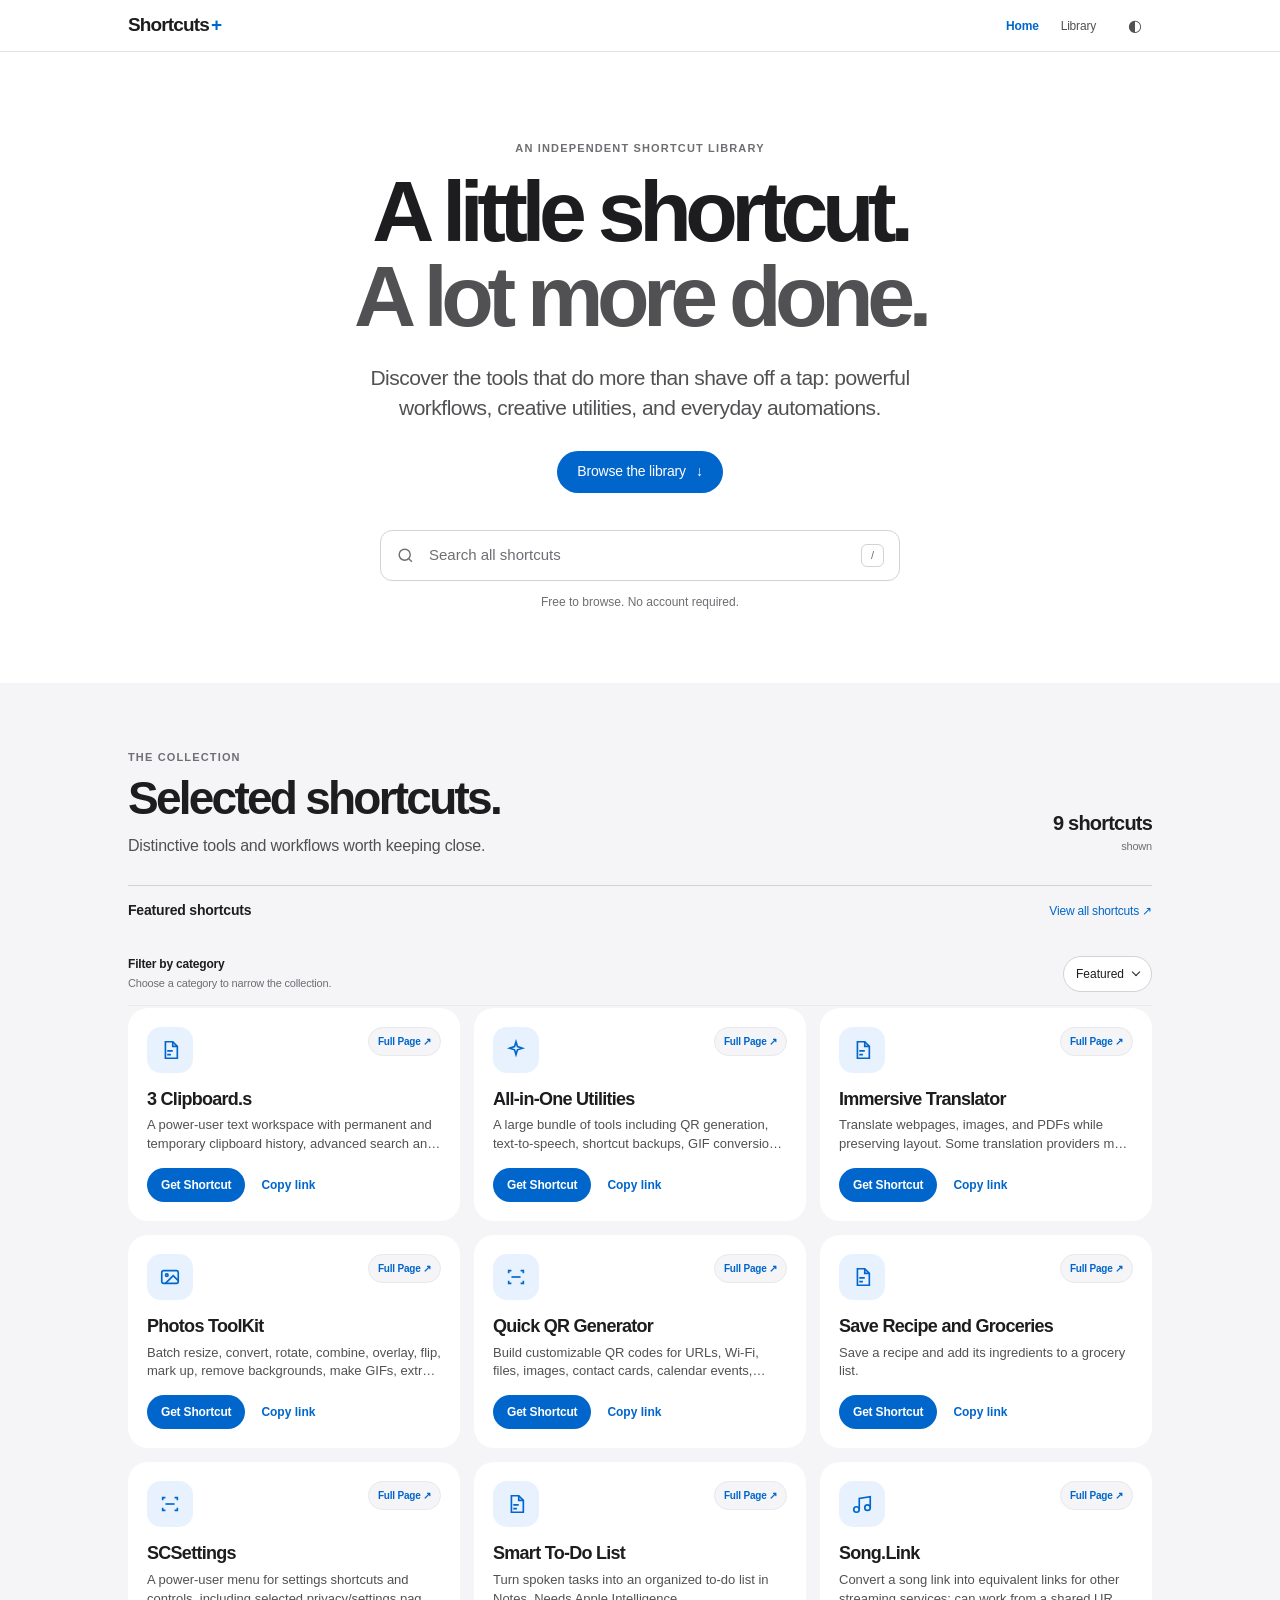
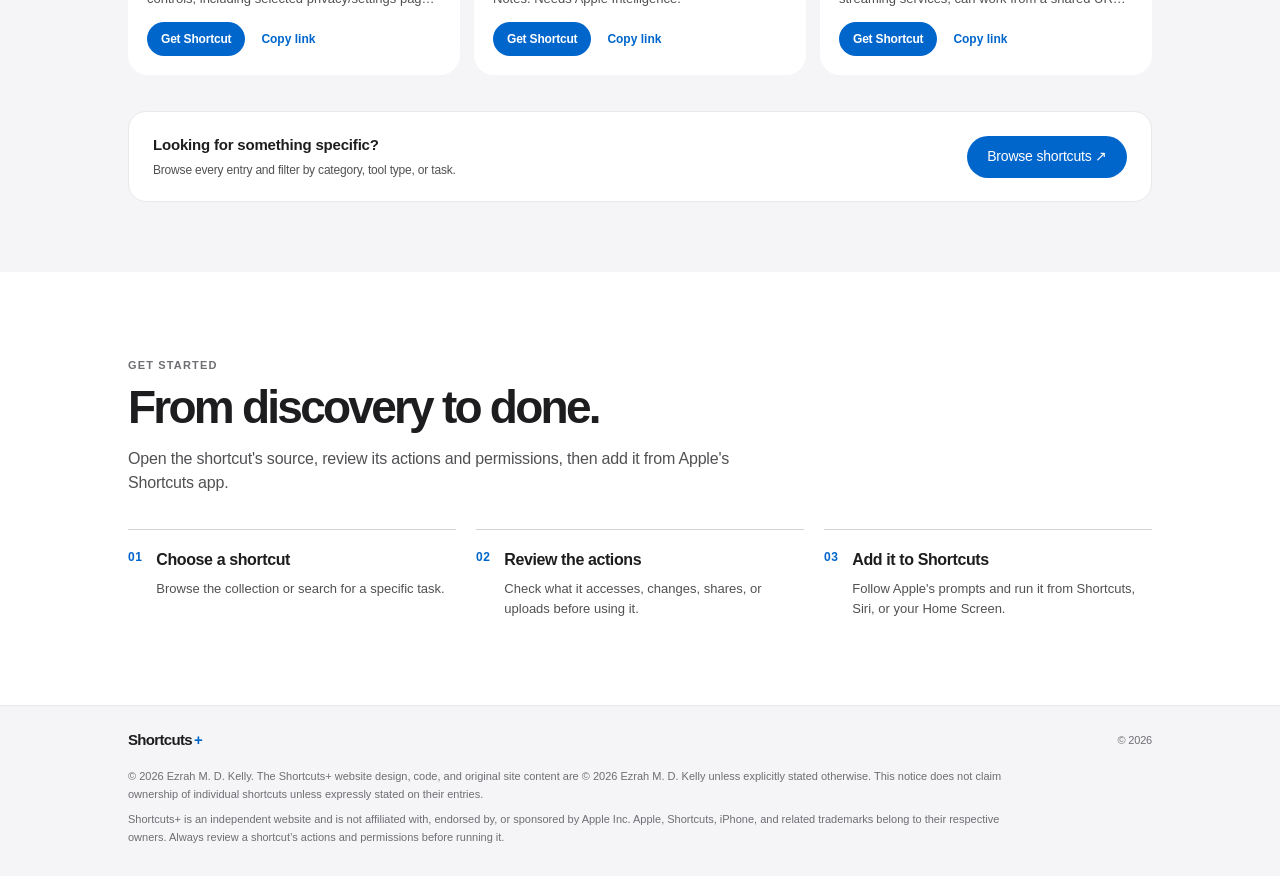
<file: index.html>
<!doctype html>
<html lang="en">
<head>
<meta charset="UTF-8">
<meta name="viewport" content="width=device-width,initial-scale=1,viewport-fit=cover">
<title>Shortcuts+ — Useful Apple Shortcuts & Automation</title>
<meta name="description" content="Discover useful Apple Shortcuts for powerful automations, creative workflows, and everyday utilities. Browse an independent, searchable library curated by Shortcuts+.">
<meta name="author" content="Ezrah M. D. Kelly">
<meta name="robots" content="index,follow,max-image-preview:large,max-snippet:-1,max-video-preview:-1">
<meta name="googlebot" content="index,follow,max-image-preview:large,max-snippet:-1,max-video-preview:-1">
<meta name="theme-color" content="#ffffff">
<meta name="color-scheme" content="light dark">
<link rel="canonical" href="https://shortcuts.plus/">
<link rel="icon" type="image/png" sizes="512x512" href="/favicon.png">
<link rel="apple-touch-icon" href="/favicon.png">
<meta property="og:type" content="website">
<meta property="og:locale" content="en_US">
<meta property="og:site_name" content="Shortcuts+">
<meta property="og:url" content="https://shortcuts.plus/">
<meta property="og:title" content="Shortcuts+ — Useful Apple Shortcuts & Automation">
<meta property="og:description" content="Discover useful Apple Shortcuts for powerful automations, creative workflows, and everyday utilities. Browse an independent, searchable library curated by Shortcuts+.">
<meta name="twitter:card" content="summary">
<meta name="twitter:title" content="Shortcuts+ — Useful Apple Shortcuts & Automation">
<meta name="twitter:description" content="Discover useful Apple Shortcuts for powerful automations, creative workflows, and everyday utilities. Browse an independent, searchable library curated by Shortcuts+.">
<script type="application/ld+json">
{
  "@context": "https://schema.org",
  "@graph": [
    {
      "@type": "Organization",
      "@id": "https://shortcuts.plus/#organization",
      "name": "Shortcuts+",
      "url": "https://shortcuts.plus/",
      "logo": {
        "@type": "ImageObject",
        "url": "https://shortcuts.plus/favicon.png",
        "contentUrl": "https://shortcuts.plus/favicon.png",
        "width": 512,
        "height": 512
      }
    },
    {
      "@type": "WebSite",
      "@id": "https://shortcuts.plus/#website",
      "url": "https://shortcuts.plus/",
      "name": "Shortcuts+",
      "description": "An independent library of useful Apple Shortcuts, automations, creative tools, and everyday utilities.",
      "inLanguage": "en-US",
      "publisher": {"@id": "https://shortcuts.plus/#organization"}
    },
    {
      "@type": "WebPage",
      "@id": "https://shortcuts.plus/#webpage",
      "url": "https://shortcuts.plus/",
      "name": "Shortcuts+ — Useful Apple Shortcuts & Automation",
      "description": "Discover useful Apple Shortcuts for powerful automations, creative workflows, and everyday utilities.",
      "isPartOf": {
        "@id": "https://shortcuts.plus/#website"
      },
      "inLanguage": "en-US"
    }
  ]
}
</script>
<script>try{document.documentElement.dataset.theme=localStorage.getItem("sp-theme")||"light"}catch(e){document.documentElement.dataset.theme="light"}</script>
<link rel="stylesheet" href="/assets/css/styles.css?v=20261013-5">
<script src="/assets/js/app.js?v=20261013-5" defer></script>
<script src="/assets/js/home.js?v=20261013-5" defer></script>
</head>
<body data-page="home">
<header class="nav-shell"><div class="wrap nav"><a class="logo" href="/" aria-label="Shortcuts+ home">Shortcuts<span class="logo-plus">+</span></a><button class="icon-btn menu-btn" id="menu-btn" type="button" aria-label="Open menu" aria-expanded="false"><span class="menu-lines" aria-hidden="true"></span></button><nav class="nav-links" id="nav-links" aria-label="Page navigation"><a class="nav-link active" href="/" aria-current="page">Home</a><a class="nav-link" href="/library.html">Library</a><button class="icon-btn theme-btn" id="theme-btn" type="button" aria-label="Switch to dark mode" title="Dark mode"></button></nav></div></header>
<main>
<section class="hero wrap" aria-labelledby="hero-title"><div class="hero-copy"><p class="eyebrow">AN INDEPENDENT SHORTCUT LIBRARY</p><h1 id="hero-title">A little shortcut.<br><span>A lot more done.</span></h1><p class="hero-description">Discover the tools that do more than shave off a tap: powerful workflows, creative utilities, and everyday automations.</p><div class="hero-actions"><a class="button button-blue" href="#library">Browse the library <span aria-hidden="true">↓</span></a></div><label class="search" aria-label="Search shortcuts"><svg width="19" height="19" viewBox="0 0 24 24" fill="none" stroke="currentColor" stroke-width="1.8" aria-hidden="true"><circle cx="11" cy="11" r="7"></circle><path d="m20 20-3.5-3.5"></path></svg><input id="search" type="search" placeholder="Search all shortcuts" autocomplete="off" spellcheck="false" aria-label="Search all shortcuts"><span class="kbd" aria-hidden="true">/</span></label><p class="hero-footnote">Free to browse. No account required.</p></div></section>
<section class="library-wrap" id="library"><div class="wrap library-inner"><div class="library-heading"><div><p class="eyebrow">THE COLLECTION</p><h2 id="results-heading">Selected shortcuts.</h2><p id="results-subtitle">Distinctive tools and workflows worth keeping close.</p></div><div class="library-count"><span id="count">Loading…</span><span>shown</span></div></div><div class="toolbar"><span class="toolbar-title">Featured shortcuts</span><a class="toolbar-link" href="/library.html">View all shortcuts ↗</a></div><div class="category-filter-row"><div class="category-filter-copy"><strong>Filter by category</strong><span>Choose a category to narrow the collection.</span></div><div class="section-picker" id="section-picker"><button class="section-picker-button" id="section-picker-button" type="button" aria-haspopup="listbox" aria-expanded="false"><span id="section-picker-label">Featured</span><span class="section-picker-chevron" aria-hidden="true"></span></button><div class="section-picker-menu" id="section-picker-menu" role="listbox" aria-label="Filter shortcut categories"></div></div></div><div id="app"><div class="empty"><strong>Loading shortcuts…</strong><span>Your collection is on its way.</span></div></div><div class="library-cta"><div><strong>Looking for something specific?</strong><span>Browse every entry and filter by category, tool type, or task.</span></div><a class="button button-blue" href="/library.html">Browse shortcuts ↗</a></div></div></section>
<section class="howto wrap" id="howto"><div class="howto-heading"><div><p class="eyebrow">GET STARTED</p><h2>From discovery to done.</h2><p>Open the shortcut's source, review its actions and permissions, then add it from Apple's Shortcuts app.</p></div></div><div class="steps"><article class="step"><span class="step-number">01</span><div><h3>Choose a shortcut</h3><p>Browse the collection or search for a specific task.</p></div></article><article class="step"><span class="step-number">02</span><div><h3>Review the actions</h3><p>Check what it accesses, changes, shares, or uploads before using it.</p></div></article><article class="step"><span class="step-number">03</span><div><h3>Add it to Shortcuts</h3><p>Follow Apple's prompts and run it from Shortcuts, Siri, or your Home Screen.</p></div></article></div></section>
</main>
<footer class="site-footer"><div class="wrap footer-inner"><div class="footer-top"><a class="footer-brand" href="/">Shortcuts<span>+</span></a><span class="footer-year">© 2026</span></div><p class="footer-copy">© 2026 Ezrah M. D. Kelly. The Shortcuts+ website design, code, and original site content are © 2026 Ezrah M. D. Kelly unless explicitly stated otherwise. This notice does not claim ownership of individual shortcuts unless expressly stated on their entries.</p><p class="footer-disclaimer">Shortcuts+ is an independent website and is not affiliated with, endorsed by, or sponsored by Apple Inc. Apple, Shortcuts, iPhone, and related trademarks belong to their respective owners. Always review a shortcut’s actions and permissions before running it.</p></div></footer><div class="toast" id="toast" role="status" aria-live="polite"></div></body></html>
</file>
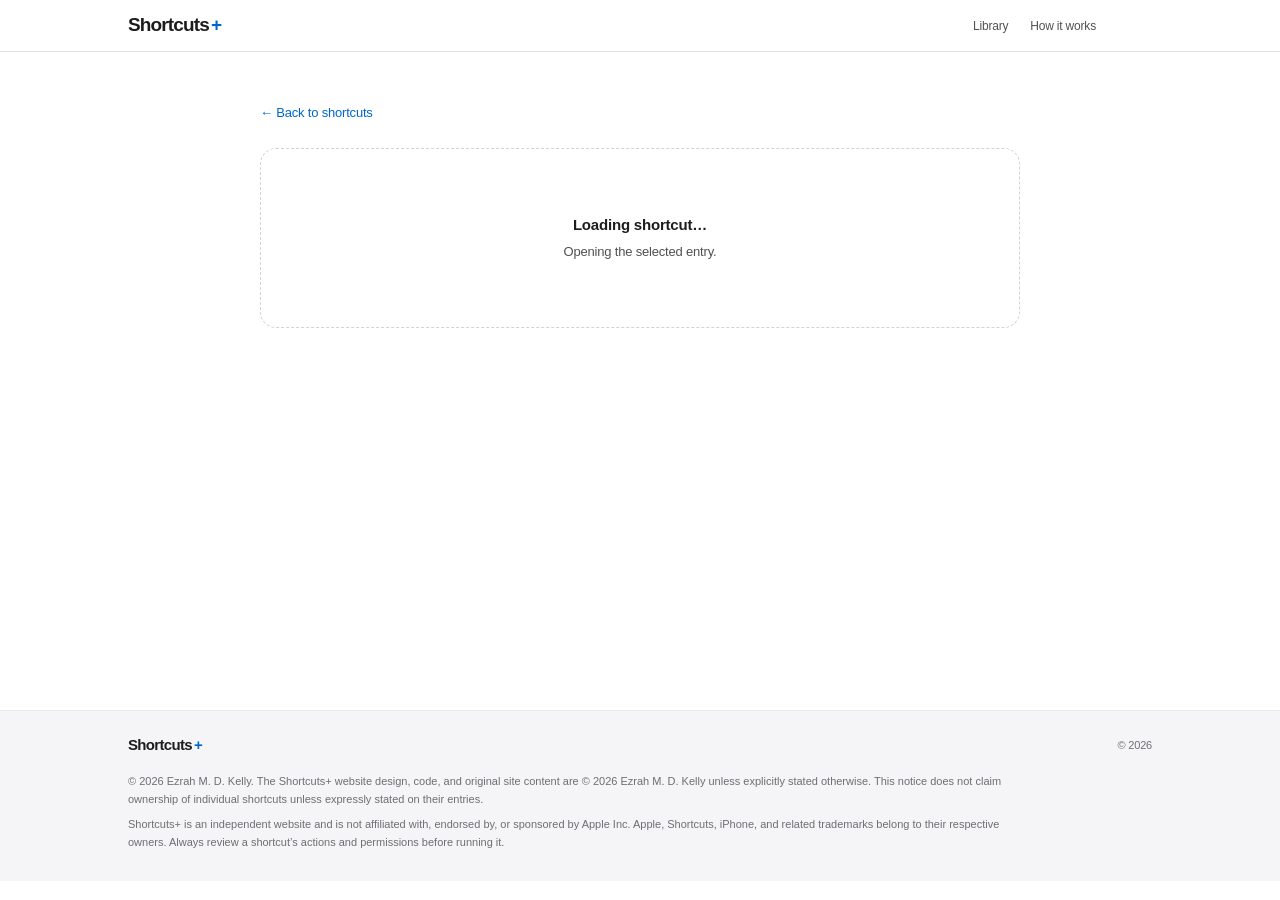
<file: full.html>
<!doctype html>
<html lang="en">
<head>
<meta charset="UTF-8">
<meta name="viewport" content="width=device-width,initial-scale=1,viewport-fit=cover">
<title>Shortcut details — Shortcuts+</title>
<meta name="description" content="View a shortcut from the Shortcuts+ library, read its description, and open or copy its shortcut link.">
<meta name="author" content="Ezrah M. D. Kelly">
<meta name="robots" content="index,follow,max-image-preview:large,max-snippet:-1,max-video-preview:-1">
<meta name="googlebot" content="index,follow,max-image-preview:large,max-snippet:-1,max-video-preview:-1">
<meta name="theme-color" content="#ffffff">
<meta name="color-scheme" content="light dark">
<link rel="icon" type="image/png" sizes="512x512" href="/favicon.png">
<link rel="apple-touch-icon" href="/favicon.png">
<meta property="og:type" content="website">
<meta property="og:locale" content="en_US">
<meta property="og:site_name" content="Shortcuts+">
<meta property="og:title" content="Shortcut details — Shortcuts+">
<meta property="og:description" content="View, open, and copy a shortcut from the Shortcuts+ library.">
<meta name="twitter:card" content="summary">
<meta name="twitter:title" content="Shortcut details — Shortcuts+">
<meta name="twitter:description" content="View, open, and copy a shortcut from the Shortcuts+ library.">
<link rel="stylesheet" href="/assets/css/styles.css?v=20261012-3">
<script src="/assets/js/app.js?v=20261012-3" defer></script>
</head>
<body class="light" data-page="detail">
<header class="nav-shell"><div class="wrap nav"><a class="logo" href="/" aria-label="Shortcuts+ home">Shortcuts<span class="logo-plus">+</span></a><button class="icon-btn menu-btn" id="menu-btn" type="button" aria-label="Open menu" aria-expanded="false"><span class="menu-lines" aria-hidden="true"></span></button><nav class="nav-links" id="nav-links" aria-label="Main navigation"><a class="nav-link" href="/#library">Library</a><a class="nav-link" href="/#howto">How it works</a><button class="icon-btn theme-btn" id="theme-btn" type="button" aria-label="Switch to dark mode" title="Dark mode"></button></nav></div></header>
<main class="detail-main"><div class="wrap detail-wrap"><a class="detail-back" href="/#library">← Back to shortcuts</a><div id="app"><div class="empty"><strong>Loading shortcut…</strong><span>Opening the selected entry.</span></div></div></div></main>
<footer class="site-footer"><div class="wrap footer-inner"><div class="footer-top"><a class="footer-brand" href="/">Shortcuts<span>+</span></a><span class="footer-year">© 2026</span></div><p class="footer-copy">© 2026 Ezrah M. D. Kelly. The Shortcuts+ website design, code, and original site content are © 2026 Ezrah M. D. Kelly unless explicitly stated otherwise. This notice does not claim ownership of individual shortcuts unless expressly stated on their entries.</p><p class="footer-disclaimer">Shortcuts+ is an independent website and is not affiliated with, endorsed by, or sponsored by Apple Inc. Apple, Shortcuts, iPhone, and related trademarks belong to their respective owners. Always review a shortcut’s actions and permissions before running it.</p></div></footer><div class="toast" id="toast" role="status" aria-live="polite"></div>
</body>
</html>
</file>
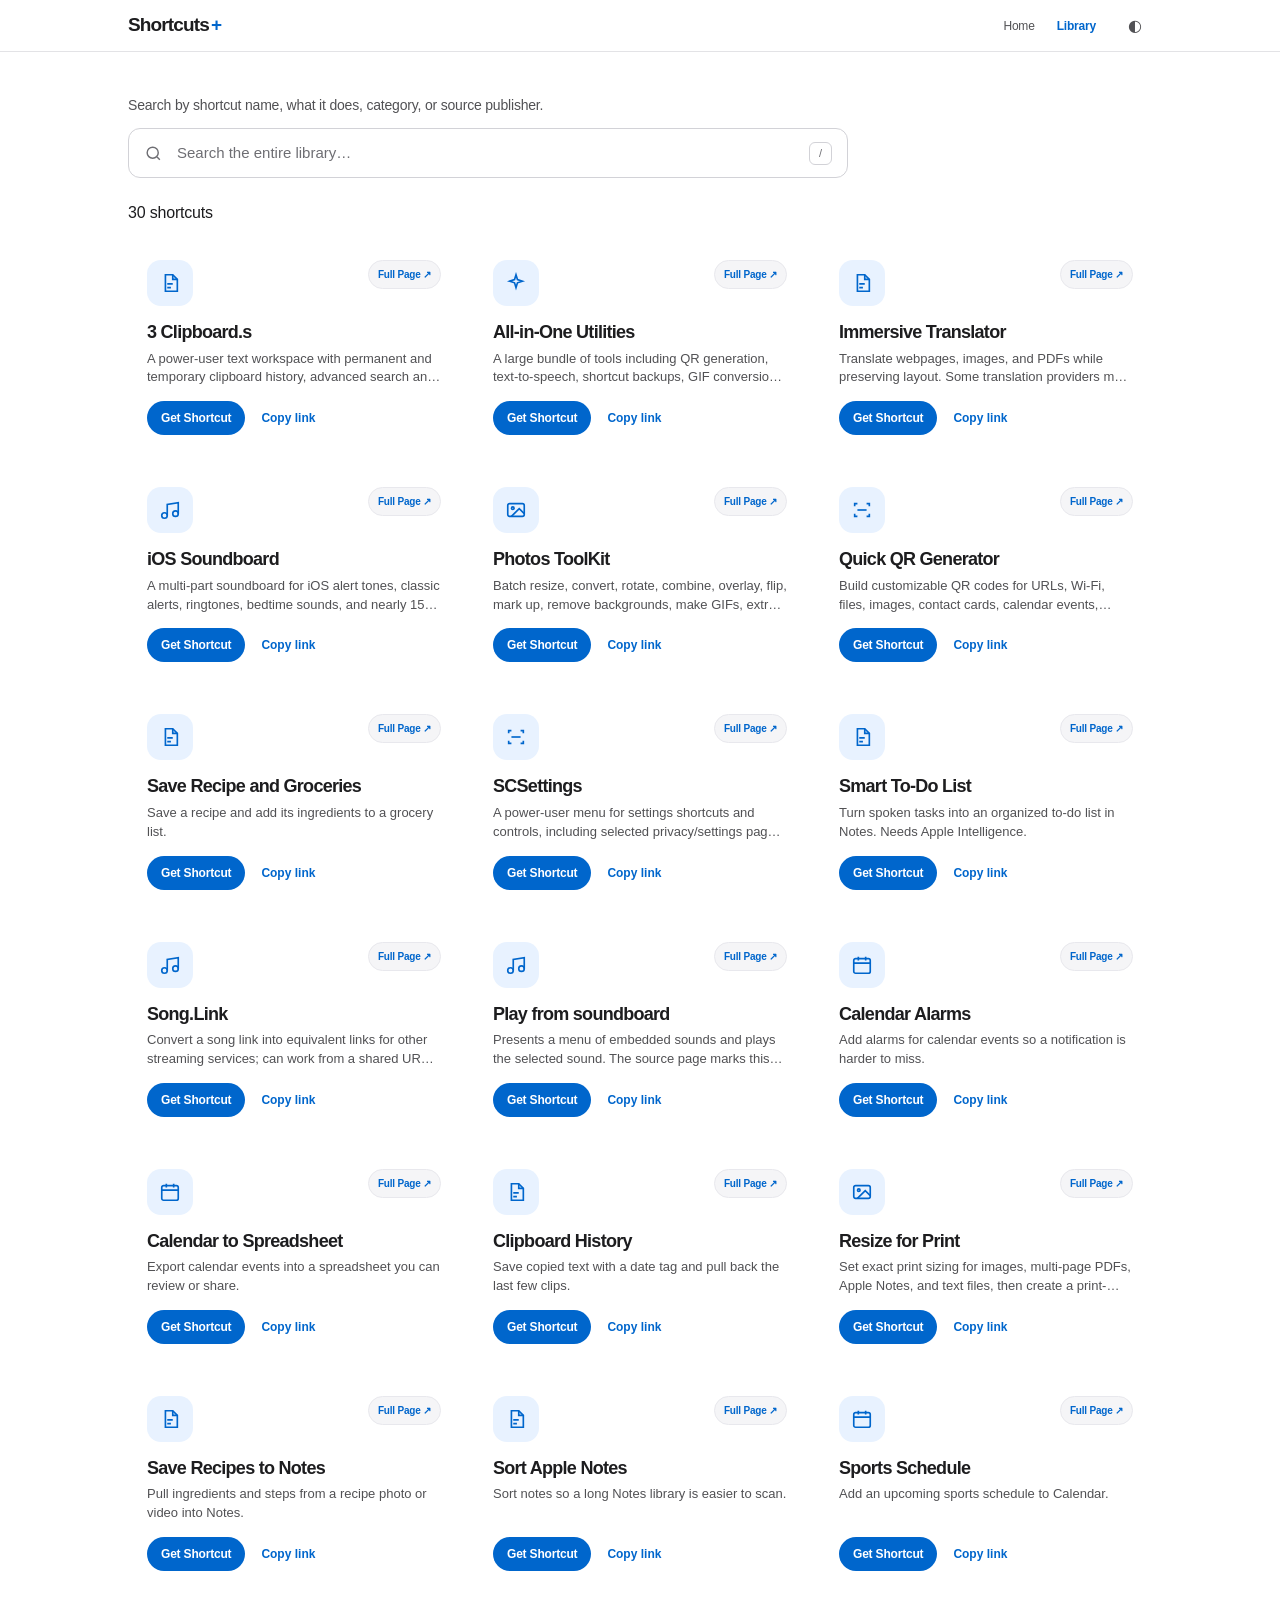
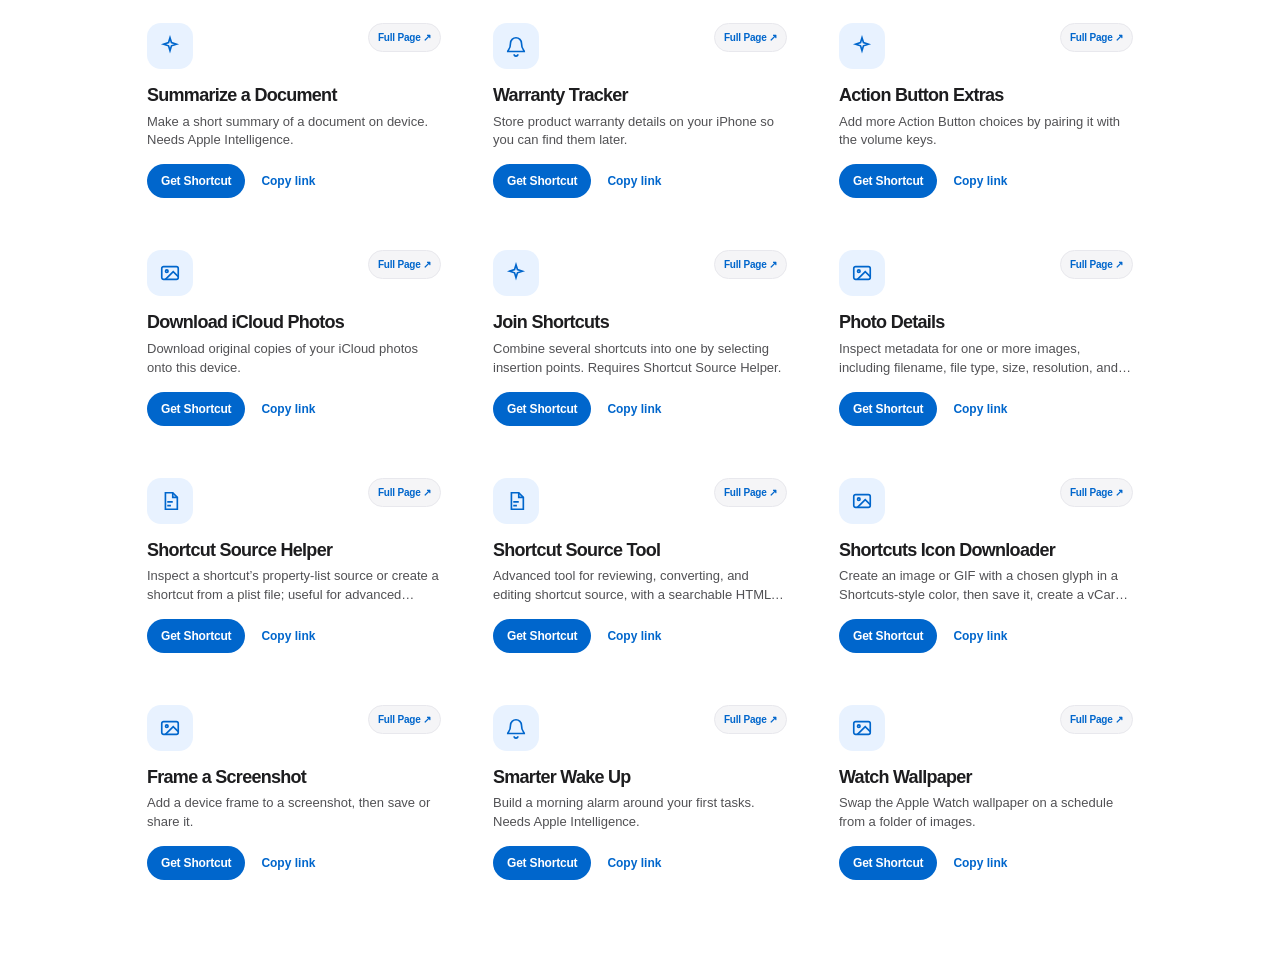
<file: library.html>
<!doctype html>
<html lang="en">
<head>
<meta charset="UTF-8">
<meta name="viewport" content="width=device-width,initial-scale=1,viewport-fit=cover">
<title>Library — Shortcuts+</title>
<meta name="description" content="Search the complete Shortcuts+ library by shortcut name, purpose, description, category, or source publisher.">
<meta name="author" content="Ezrah M. D. Kelly">
<meta name="robots" content="index,follow,max-image-preview:large,max-snippet:-1,max-video-preview:-1">
<meta name="googlebot" content="index,follow,max-image-preview:large,max-snippet:-1,max-video-preview:-1">
<meta name="theme-color" content="#ffffff">
<link rel="canonical" href="https://shortcuts.plus/library.html">
<link rel="icon" type="image/png" sizes="512x512" href="/favicon.png">
<link rel="icon" type="image/svg+xml" href="/assets/icons/favicon.svg?v=5">
<meta property="og:type" content="website">
<meta property="og:site_name" content="Shortcuts+">
<meta property="og:url" content="https://shortcuts.plus/library.html">
<meta property="og:title" content="Library — Shortcuts+">
<meta property="og:description" content="Search every Shortcuts+ entry by name, task, category, or source publisher.">
<meta name="twitter:card" content="summary">
<meta name="twitter:title" content="Library — Shortcuts+">
<meta name="twitter:description" content="Search every Shortcuts+ entry by name, task, category, or source publisher.">
<script>try{document.documentElement.dataset.theme=localStorage.getItem("sp-theme")||"light"}catch(e){document.documentElement.dataset.theme="light"}</script>
<link rel="stylesheet" href="/assets/css/styles.css?v=20261013-5">
<script src="/assets/js/app.js?v=20261013-5" defer></script>
<script src="/assets/js/library.js?v=20261013-5" defer></script>
</head>
<body data-page="library">
<header class="nav-shell"><div class="wrap nav"><a class="logo" href="/" aria-label="Shortcuts+ home">Shortcuts<span class="logo-plus">+</span></a><button class="icon-btn menu-btn" id="menu-btn" type="button" aria-label="Open menu" aria-expanded="false"><span class="menu-lines" aria-hidden="true"></span></button><nav class="nav-links" id="nav-links" aria-label="Page navigation"><a class="nav-link" href="/">Home</a><a class="nav-link active" href="/library.html" aria-current="page">Library</a><button class="icon-btn theme-btn" id="theme-btn" type="button" aria-label="Switch to dark mode" title="Dark mode"></button></nav></div></header>
<main class="library-page wrap">
<p class="library-help">Search by shortcut name, what it does, category, or source publisher.</p>
<label class="search library-search" aria-label="Search all shortcuts"><svg width="19" height="19" viewBox="0 0 24 24" fill="none" stroke="currentColor" stroke-width="1.8" aria-hidden="true"><circle cx="11" cy="11" r="7"></circle><path d="m20 20-3.5-3.5"></path></svg><input id="search" type="search" placeholder="Search the entire library…" autocomplete="off" spellcheck="false" aria-label="Search shortcuts"><span class="kbd" aria-hidden="true">/</span></label>
<div id="app"><div class="empty"><strong>Loading shortcuts…</strong><span>Your library is on its way.</span></div></div>
</main>
<div class="toast" id="toast" role="status" aria-live="polite"></div>
</body>
</html>
</file>
<file: assets/css/styles.css>
:root{color-scheme:light;--bg:#fff;--surface:#f5f5f7;--surface-strong:#fff;--card:#f5f5f7;--text:#1d1d1f;--muted:#515154;--faint:#6e6e73;--border:#d2d2d7;--border-light:#e8e8ed;--blue:#06c;--blue-hover:#0077ed;--accent-soft:#e8f2ff;--good:#248a52;--gold:#b78100;--shadow:0 8px 28px rgba(0,0,0,.09);--content:1024px;--nav-height:52px}
html[data-theme="dark"] body{color-scheme:dark;--bg:#000;--surface:#1c1c1e;--surface-strong:#2c2c2e;--card:#1c1c1e;--text:#f5f5f7;--muted:#d1d1d6;--faint:#98989d;--border:#424245;--border-light:#333336;--blue:#2997ff;--blue-hover:#58aaff;--accent-soft:#162b42;--good:#62c58a;--gold:#ffd60a;--shadow:0 8px 28px rgba(0,0,0,.28)}
html:not(.theme-ready) *,html:not(.theme-ready) *::before,html:not(.theme-ready) *::after{transition:none!important;animation:none!important}html.theme-ready body{transition:background-color .16s,color .16s}*{box-sizing:border-box}html{scroll-behavior:smooth;scroll-padding-top:calc(var(--nav-height) + 20px)}body{margin:0;min-height:100vh;background:var(--bg);color:var(--text);font-family:-apple-system,BlinkMacSystemFont,"SF Pro Display","SF Pro Text","Helvetica Neue",Arial,sans-serif;line-height:1.5;letter-spacing:-.012em;overflow-x:hidden;transition:background .2s ease,color .2s ease}a{color:inherit}button,input{font:inherit;color:inherit}button{appearance:none}button:focus-visible,a:focus-visible,input:focus-visible{outline:3px solid color-mix(in srgb,var(--blue) 65%,transparent);outline-offset:3px}.wrap{width:min(var(--content),calc(100% - 48px));margin-inline:auto}
.nav-shell{position:sticky;top:0;z-index:50;height:var(--nav-height);background:color-mix(in srgb,var(--bg) 86%,transparent);border-bottom:1px solid color-mix(in srgb,var(--border) 62%,transparent);backdrop-filter:saturate(180%) blur(18px);-webkit-backdrop-filter:saturate(180%) blur(18px)}.nav{height:100%;display:flex;align-items:center;justify-content:space-between;gap:24px}.logo,.footer-brand{display:inline-flex;align-items:center;gap:2px;color:var(--text);text-decoration:none;font-size:19px;font-weight:650;letter-spacing:-.045em;white-space:nowrap}.logo-plus,.footer-brand span{color:var(--blue)}.nav-links{display:flex;align-items:center;gap:22px}.nav-link{padding:8px 0;color:var(--muted);font-size:12px;text-decoration:none;transition:color .15s}.nav-link:hover{color:var(--text)}.icon-btn{display:grid;place-items:center;width:34px;height:34px;padding:0;border:0;border-radius:50%;background:transparent;color:var(--muted);cursor:pointer;transition:background .15s,color .15s}.icon-btn:hover{background:var(--surface);color:var(--text)}.icon-btn svg{width:17px;height:17px}.menu-btn{display:none}.menu-lines{position:relative;width:17px;height:12px;display:block;border-top:1.5px solid currentColor;border-bottom:1.5px solid currentColor}.menu-lines:after{content:"";position:absolute;left:0;right:0;top:4px;border-top:1.5px solid currentColor}.section-picker{position:relative}.section-picker-button{display:flex;align-items:center;gap:9px;min-height:34px;padding:5px 2px;border:0;background:transparent;color:var(--muted);font-size:12px;cursor:pointer;white-space:nowrap}.section-picker-button:hover{color:var(--text)}.section-picker-chevron{width:6px;height:6px;border-right:1.4px solid currentColor;border-bottom:1.4px solid currentColor;transform:translateY(-2px) rotate(45deg);transition:transform .15s}.section-picker.open .section-picker-chevron{transform:translateY(1px) rotate(225deg)}.section-picker-menu{position:absolute;top:calc(100% + 9px);right:-12px;min-width:190px;max-height:320px;overflow:auto;padding:6px;background:var(--surface-strong);border:1px solid var(--border-light);border-radius:14px;box-shadow:var(--shadow);opacity:0;visibility:hidden;pointer-events:none;transform:translateY(-4px);transition:opacity .15s,transform .15s,visibility .15s;z-index:100}.section-picker.open .section-picker-menu{opacity:1;visibility:visible;pointer-events:auto;transform:none}.section-option{display:block;width:100%;padding:9px 11px;border:0;border-radius:8px;background:transparent;color:var(--text);font-size:13px;text-align:left;cursor:pointer}.section-option:hover,.section-option.active{background:var(--surface);color:var(--blue)}
.hero{display:grid;place-items:center;min-height:545px;padding:88px 0 72px;text-align:center}.hero-copy{width:min(760px,100%)}.eyebrow{margin:0 0 12px;color:var(--faint);font-size:11px;font-weight:650;letter-spacing:.105em;text-transform:uppercase}.hero h1{margin:0;font-size:clamp(48px,7.2vw,86px);line-height:.99;font-weight:700;letter-spacing:-.075em}.hero h1 span{color:var(--muted)}.hero-description{max-width:600px;margin:24px auto 0;color:var(--muted);font-size:clamp(17px,2vw,21px);line-height:1.45;letter-spacing:-.025em}.hero-actions{display:flex;align-items:center;justify-content:center;gap:24px;margin-top:27px}.button{display:inline-flex;align-items:center;justify-content:center;gap:10px;min-height:42px;padding:10px 20px;border-radius:999px;text-decoration:none;font-size:14px;font-weight:500;transition:background .15s,transform .15s}.button-blue{background:var(--blue);color:#fff}.button-blue:hover{background:var(--blue-hover);transform:translateY(-1px)}.text-link{color:var(--blue);font-size:14px;text-decoration:none}.text-link:hover{text-decoration:underline}.search{display:flex;align-items:center;gap:12px;width:min(520px,100%);height:51px;margin:37px auto 0;padding:0 15px;border:1px solid var(--border);border-radius:12px;background:var(--surface-strong);color:var(--faint);transition:border-color .15s,box-shadow .15s}.search:focus-within{border-color:var(--blue);box-shadow:0 0 0 3px color-mix(in srgb,var(--blue) 15%,transparent)}.search svg{flex:none}.search input{width:100%;min-width:0;border:0;outline:0;background:transparent;color:var(--text);font-size:15px;letter-spacing:0}.search input::placeholder{color:var(--faint)}.search input:focus-visible{outline:0}.kbd{display:inline-grid;place-items:center;flex:none;min-width:23px;height:23px;border:1px solid var(--border);border-radius:6px;color:var(--faint);font-size:11px}.hero-footnote{margin:12px 0 0;color:var(--faint);font-size:12px;letter-spacing:0}
.library-wrap{background:var(--surface);padding:66px 0 70px}.library-heading{display:flex;align-items:flex-end;justify-content:space-between;gap:24px;padding-bottom:27px}.library-heading .eyebrow{margin-bottom:9px}.library-heading h2,.howto h2{margin:0;font-size:clamp(32px,4.5vw,46px);line-height:1.05;letter-spacing:-.06em;font-weight:680}.library-heading p:not(.eyebrow){margin:12px 0 0;color:var(--muted);font-size:16px}.library-count{text-align:right;flex:none;padding-bottom:4px}.library-count span{display:block}.library-count span:first-child{font-size:20px;font-weight:650;letter-spacing:-.04em;color:var(--text)}.library-count span:last-child{font-size:11px;color:var(--faint)}.toolbar{display:flex;align-items:center;justify-content:space-between;gap:16px;padding:14px 0 5px;border-top:1px solid var(--border)}.toolbar-title{font-size:14px;font-weight:650}.toolbar-note{color:var(--faint);font-size:12px}.shortcut-section{padding:27px 0 8px;scroll-margin-top:calc(var(--nav-height) + 20px)}.section-head{display:flex;align-items:baseline;justify-content:space-between;gap:16px;margin:0 0 15px}.section-head h2{margin:0;font-size:24px;font-weight:650;letter-spacing:-.045em}.section-head .meta{color:var(--faint);font-size:12px}.grid{display:grid;grid-template-columns:repeat(3,minmax(0,1fr));gap:14px}.card{display:flex;flex-direction:column;min-width:0;min-height:260px;padding:22px;border:1px solid transparent;border-radius:20px;background:var(--surface-strong);transition:transform .18s,border-color .18s,background .18s}.card:hover{transform:translateY(-2px);border-color:var(--border)}.card-top{display:flex;align-items:flex-start;justify-content:space-between;gap:10px}.icon-bubble{display:grid;place-items:center;width:46px;height:46px;border-radius:14px;background:var(--accent-soft);color:var(--blue)}.icon-bubble svg{width:22px;height:22px}.fav{display:grid;place-items:center;width:32px;height:32px;margin:-5px -5px 0 0;padding:0;border:0;border-radius:50%;background:transparent;color:var(--faint);font-size:23px;line-height:1;cursor:pointer;transition:background .15s,color .15s}.fav:hover{background:var(--surface);color:var(--text)}.fav.on{color:var(--gold)}.badge{align-self:flex-start;max-width:100%;margin-top:18px;color:var(--faint);font-size:10px;font-weight:650;letter-spacing:.08em;text-transform:uppercase}.card h3{margin:7px 0 8px;font-size:20px;font-weight:650;line-height:1.2;letter-spacing:-.04em}.card p{flex:1;margin:0;color:var(--muted);font-size:13px;line-height:1.55;letter-spacing:0}.date-added{margin-top:13px;color:var(--faint);font-size:11px;letter-spacing:0}.btns{display:flex;align-items:center;gap:15px;margin-top:19px}.btn{display:inline-flex;align-items:center;justify-content:center;min-height:34px;padding:7px 13px;border:1px solid transparent;border-radius:999px;font-size:12px;font-weight:550;text-align:center;text-decoration:none;white-space:nowrap;cursor:pointer;transition:background .15s,color .15s,border-color .15s}.btn.primary{background:var(--blue);color:#fff}.btn.primary:hover{background:var(--blue-hover)}.btn.ghost{padding-inline:0;background:transparent;color:var(--blue)}.btn.ghost:hover{text-decoration:underline}.empty{display:flex;flex-direction:column;align-items:center;justify-content:center;gap:6px;min-height:180px;padding:36px 18px;border:1px dashed var(--border);border-radius:16px;color:var(--muted);text-align:center}.empty strong{color:var(--text);font-size:15px;font-weight:600}.empty span{font-size:13px}
.howto{padding-top:85px;padding-bottom:86px}.howto-heading{max-width:700px}.howto-heading .eyebrow{margin-bottom:10px}.howto-heading>div>p:last-child{margin:15px 0 0;color:var(--muted);font-size:16px;max-width:620px}.steps{display:grid;grid-template-columns:repeat(3,minmax(0,1fr));gap:20px;margin-top:34px}.step{display:flex;gap:14px;padding-top:18px;border-top:1px solid var(--border)}.step-number{flex:none;color:var(--blue);font-size:12px;font-weight:650;letter-spacing:.04em}.step h3{margin:0 0 7px;font-size:16px;font-weight:650;letter-spacing:-.025em}.step p{margin:0;color:var(--muted);font-size:13px;line-height:1.55;letter-spacing:0}.site-footer{background:var(--surface);border-top:1px solid var(--border-light)}.footer-inner{padding-top:23px;padding-bottom:30px}.footer-top{display:flex;align-items:center;justify-content:space-between;gap:18px;margin-bottom:15px}.footer-brand{font-size:15px}.footer-year{color:var(--faint);font-size:11px}.footer-copy,.footer-disclaimer{max-width:900px;margin:0;color:var(--faint);font-size:11px;line-height:1.65;letter-spacing:0}.footer-disclaimer{margin-top:7px}.toast{position:fixed;left:50%;bottom:22px;z-index:80;max-width:calc(100vw - 28px);padding:11px 16px;border:1px solid var(--border);border-radius:999px;background:var(--surface-strong);box-shadow:var(--shadow);color:var(--text);font-size:13px;opacity:0;pointer-events:none;transform:translate(-50%,12px);transition:opacity .18s,transform .18s}.toast.show{opacity:1;transform:translate(-50%,0)}
@media(max-width:820px){.wrap{width:min(var(--content),calc(100% - 36px))}.hero{min-height:500px;padding:75px 0 62px}.grid{grid-template-columns:repeat(2,minmax(0,1fr))}.nav-links{gap:16px}.howto{padding-top:70px;padding-bottom:70px}}
@media(max-width:640px){:root{--nav-height:50px}.wrap{width:calc(100% - 32px)}.nav{position:relative}.menu-btn{display:grid}.nav-links{display:none;position:absolute;top:calc(100% + 1px);left:-16px;right:-16px;align-items:stretch;gap:0;padding:10px 16px 14px;background:var(--bg);border-bottom:1px solid var(--border);box-shadow:0 12px 18px rgba(0,0,0,.05)}.nav-links.open{display:flex;flex-direction:column}.nav-link{padding:12px 0;border-top:1px solid var(--border-light);font-size:14px}.section-picker{border-top:1px solid var(--border-light)}.section-picker-button{width:100%;justify-content:space-between;padding:11px 0;font-size:14px}.section-picker-menu{position:static;min-width:0;max-height:260px;margin:0 0 8px;box-shadow:none;border-radius:10px}.theme-btn{align-self:flex-start;margin-top:5px}.hero{min-height:auto;padding:82px 0 70px}.hero h1{font-size:clamp(43px,11.8vw,65px);letter-spacing:-.07em}.hero-description{font-size:17px;max-width:450px}.hero-actions{gap:18px;flex-wrap:wrap}.search{margin-top:31px}.library-wrap{padding:49px 0 52px}.library-heading{align-items:flex-start;flex-direction:column;gap:14px;padding-bottom:23px}.library-heading h2,.howto h2{font-size:34px}.library-count{text-align:left}.library-count span:first-child{display:inline;margin-right:4px;font-size:17px}.library-count span:last-child{display:inline}.toolbar{align-items:flex-start;flex-direction:column;gap:3px}.grid{grid-template-columns:1fr;gap:11px}.card{min-height:230px;padding:19px}.section-head h2{font-size:22px}.howto{padding-top:58px;padding-bottom:60px}.steps{grid-template-columns:1fr;gap:18px;margin-top:26px}.step{padding-top:16px}.footer-inner{padding-top:20px;padding-bottom:24px}.kbd{display:none}}
@media(prefers-reduced-motion:reduce){html{scroll-behavior:auto}*,*:before,*:after{scroll-behavior:auto!important;transition:none!important;animation:none!important}.card:hover,.button:hover{transform:none}}

/* Shortcuts+ flat catalogue, multi-tag filters, and source attribution */
.toolbar-link{font-size:12px;color:var(--blue);text-decoration:none}.toolbar-link:hover{text-decoration:underline}
.library-cta{display:flex;align-items:center;justify-content:space-between;gap:20px;margin-top:36px;padding:22px 24px;border-radius:18px;background:var(--surface-strong);border:1px solid var(--border-light)}.library-cta>div{display:grid;gap:4px}.library-cta strong{font-size:15px;font-weight:650}.library-cta span{font-size:12px;color:var(--muted)}
.tag-list{display:flex;flex-wrap:wrap;gap:6px;margin:13px 0 0}.tag{border:1px solid var(--border-light);border-radius:999px;background:var(--surface);padding:4px 8px;color:var(--muted);font-size:10px;line-height:1.3;cursor:pointer;white-space:nowrap}.tag:hover,.tag:focus-visible{color:var(--blue);border-color:var(--blue)}.source-row{display:flex;align-items:center;gap:10px;margin-top:13px;font-size:11px}.source-link{color:var(--blue);text-decoration:none}.source-link:hover{text-decoration:underline}.source-unknown{color:var(--faint)}.card .badge{margin-top:16px}.card h3{overflow-wrap:anywhere}.card .btns{margin-top:17px}.card .btn.primary{max-width:100%}.card .btn.ghost{white-space:normal}.full-main{min-height:55vh}.full-hero{padding-top:67px;padding-bottom:45px}.full-hero h1{margin:0;font-size:clamp(46px,7.2vw,75px);line-height:1;letter-spacing:-.075em;font-weight:700}.full-hero h1 span{color:var(--blue)}.full-hero>p:not(.eyebrow):not(.hero-footnote){max-width:650px;margin:15px 0 0;color:var(--muted);font-size:18px;line-height:1.5}.full-search{margin:27px 0 0;width:min(680px,100%)}.full-hero .hero-footnote{text-align:left}.filter-pills{display:flex;gap:8px;flex-wrap:wrap;margin:0 0 21px}.filter-chip{padding:7px 12px;border:1px solid var(--border-light);border-radius:999px;background:var(--surface-strong);color:var(--muted);font-size:12px;cursor:pointer;transition:background .15s,border-color .15s,color .15s}.filter-chip:hover{border-color:var(--blue);color:var(--blue)}.filter-chip.active{border-color:var(--blue);background:var(--blue);color:white}.full-library{padding-top:43px}.full-library .library-heading{padding-bottom:22px}.full-library #app .shortcut-section{padding-top:5px}.full-library .grid{grid-template-columns:repeat(3,minmax(0,1fr))}.full-library .card{min-height:300px}.full-library .library-inner{padding-bottom:30px}
@media(max-width:820px){.full-library .grid{grid-template-columns:repeat(2,minmax(0,1fr))}.library-cta{align-items:flex-start;flex-direction:column}}
@media(max-width:640px){.full-hero{padding-top:50px;padding-bottom:30px}.full-hero>p:not(.eyebrow):not(.hero-footnote){font-size:16px}.full-library{padding-top:35px}.full-library .grid{grid-template-columns:1fr}.filter-pills{flex-wrap:nowrap;overflow-x:auto;padding:2px 1px 10px;scrollbar-width:thin}.filter-chip{flex:none}.library-cta{padding:18px}.library-cta .button{width:100%}}

/* Shortcut index navigation and individual category tags */
.card-top-actions{display:flex;align-items:center;gap:9px;margin-top:-3px}
.card-full-link{display:inline-flex;align-items:center;gap:3px;padding:6px 9px;border:1px solid var(--border-light);border-radius:999px;background:var(--surface);color:var(--blue);font-size:10px;font-weight:600;text-decoration:none;white-space:nowrap;transition:background .15s,border-color .15s}
.card-full-link:hover{background:var(--accent-soft);border-color:var(--blue)}
.shortcut-index-label{align-self:flex-start;margin-top:12px;color:var(--faint);font-size:10px;font-variant-numeric:tabular-nums;letter-spacing:.03em}
.card .badge{margin-top:8px}
.card.index-target{border-color:var(--blue);box-shadow:0 0 0 4px color-mix(in srgb,var(--blue) 20%,transparent);transition:border-color .2s,box-shadow .2s}
.shortcut-index-jump{display:flex;flex-direction:column;align-items:flex-start;gap:8px;width:min(680px,100%);margin-top:20px;padding:15px 17px;border:1px solid var(--border-light);border-radius:16px;background:var(--surface)}
.shortcut-index-jump>label{font-size:12px;font-weight:650;color:var(--text)}
.shortcut-index-controls{display:flex;gap:8px;width:100%;max-width:330px}
.shortcut-index-controls input{width:100%;min-width:0;height:38px;padding:0 11px;border:1px solid var(--border-light);border-radius:10px;outline:none;background:var(--surface-strong);color:var(--text);font:inherit;font-size:13px}
.shortcut-index-controls input:focus{border-color:var(--blue);box-shadow:0 0 0 3px color-mix(in srgb,var(--blue) 15%,transparent)}
.shortcut-index-controls .button{border:0;cursor:pointer}
.index-help{color:var(--faint);font-size:11px}
@media(max-width:640px){.card-top-actions{gap:5px}.card-full-link{padding:6px 7px;font-size:10px}.shortcut-index-controls{max-width:none}}

/* Single-shortcut detail page at /full?s=JSON_ARRAY_INDEX */
.detail-main{min-height:calc(100vh - var(--nav-height) - 190px);padding:48px 0 78px}.detail-wrap{width:min(760px,calc(100% - 40px));margin-inline:auto}.detail-back{display:inline-block;margin-bottom:25px;color:var(--blue);font-size:13px;text-decoration:none}.detail-back:hover{text-decoration:underline}.detail-card{padding:clamp(24px,5vw,46px);border:1px solid var(--border-light);border-radius:26px;background:var(--surface);box-shadow:var(--shadow)}.detail-head{display:flex;align-items:center;gap:20px}.detail-icon{display:grid;place-items:center;flex:none;width:76px;height:76px;border-radius:22px;background:var(--accent-soft);color:var(--blue)}.detail-icon svg{width:36px;height:36px}.detail-title-block{min-width:0}.detail-title-block .eyebrow{margin-bottom:7px}.detail-title-block h1{margin:0;font-size:clamp(28px,5vw,43px);line-height:1.05;letter-spacing:-.055em;font-weight:700;overflow-wrap:anywhere}.detail-description{margin:28px 0 0;color:var(--muted);font-size:clamp(16px,2.1vw,19px);line-height:1.65;letter-spacing:0}.detail-tags{display:flex;flex-wrap:wrap;gap:7px;margin-top:21px}.detail-tag{padding:5px 10px;border:1px solid var(--border-light);border-radius:999px;background:var(--surface-strong);color:var(--muted);font-size:11px}.detail-actions{display:flex;align-items:center;gap:22px;margin-top:29px}.detail-actions .btn{font-size:14px;min-height:42px;padding:10px 19px}.detail-actions .btn.ghost{padding-inline:0}.detail-meta{display:flex;align-items:center;justify-content:space-between;flex-wrap:wrap;gap:12px;margin-top:26px;padding-top:16px;border-top:1px solid var(--border-light);color:var(--faint);font-size:11px}.detail-source{color:var(--blue);text-decoration:none}.detail-source:hover{text-decoration:underline}.detail-source.unknown{color:var(--faint)}.detail-error{padding:clamp(24px,5vw,46px);border:1px solid var(--border-light);border-radius:24px;background:var(--surface)}.detail-error h1{margin:0;font-size:clamp(29px,5vw,42px);letter-spacing:-.05em}.detail-error p{margin:12px 0 22px;color:var(--muted)}@media(max-width:640px){.detail-main{padding:32px 0 54px}.detail-wrap{width:calc(100% - 32px)}.detail-card{padding:23px;border-radius:21px}.detail-head{align-items:flex-start;gap:14px}.detail-icon{width:58px;height:58px;border-radius:17px}.detail-icon svg{width:28px;height:28px}.detail-title-block h1{font-size:clamp(25px,7vw,35px)}.detail-description{margin-top:23px}.detail-actions{gap:17px}.detail-actions .btn{font-size:13px}}

/* Content-level category filter and compact shortcut cards */
.nav-link.active{color:var(--blue);font-weight:650}
.category-filter-row{display:flex;align-items:center;justify-content:space-between;gap:18px;margin:16px 0 2px;padding:13px 0;border-bottom:1px solid var(--border-light)}
.category-filter-copy{display:flex;flex-direction:column;gap:2px}
.category-filter-copy strong{font-size:12px;font-weight:650}
.category-filter-copy span{color:var(--faint);font-size:11px}
.category-filter-row .section-picker{border-top:0;flex:none}
.category-filter-row .section-picker-button{min-height:36px;padding:7px 12px;border:1px solid var(--border);border-radius:999px;background:var(--surface-strong);color:var(--text);font-size:12px}
.category-filter-row .section-picker-button:hover{border-color:var(--blue);color:var(--blue)}
.category-filter-row .section-picker-menu{right:0;min-width:210px}
.card{min-height:190px;padding:18px}
.card h3{margin:15px 0 6px;font-size:18px;line-height:1.25}
.card p{display:-webkit-box;-webkit-box-orient:vertical;-webkit-line-clamp:2;overflow:hidden;min-height:2.9em;line-height:1.45}
.card .btns{margin-top:14px}
.card .badge,.card .tag-list,.card .date-added,.card .source-row,.card .shortcut-index-label{display:none}
.library-page{width:min(var(--content),calc(100% - 48px));min-height:calc(100vh - var(--nav-height));margin-inline:auto;padding:43px 0 70px}
.library-help{margin:0 0 12px;color:var(--muted);font-size:14px;line-height:1.5}
.library-search{width:min(720px,100%);margin:0;height:50px}
.library-page #app{margin-top:23px}
.library-page .shortcut-section{padding:0}
.library-page .section-head{margin-bottom:16px}
.library-page .section-head h2{font-size:26px}
.library-page .grid{grid-template-columns:repeat(3,minmax(0,1fr))}
@media(max-width:820px){.library-page .grid{grid-template-columns:repeat(2,minmax(0,1fr))}}
@media(max-width:640px){.category-filter-row{align-items:flex-start;flex-direction:column;gap:10px;padding:15px 0}.category-filter-row .section-picker,.category-filter-row .section-picker-button{width:100%}.category-filter-row .section-picker-button{justify-content:space-between}.category-filter-row .section-picker-menu{position:absolute;top:calc(100% + 5px);right:0;left:0;min-width:0;background:var(--surface-strong);box-shadow:var(--shadow);border:1px solid var(--border-light)}.library-page{width:calc(100% - 32px);padding:29px 0 50px}.library-page .grid{grid-template-columns:1fr}.library-page .section-head h2{font-size:23px}.library-help{font-size:13px}.card{min-height:175px}}
</file>
